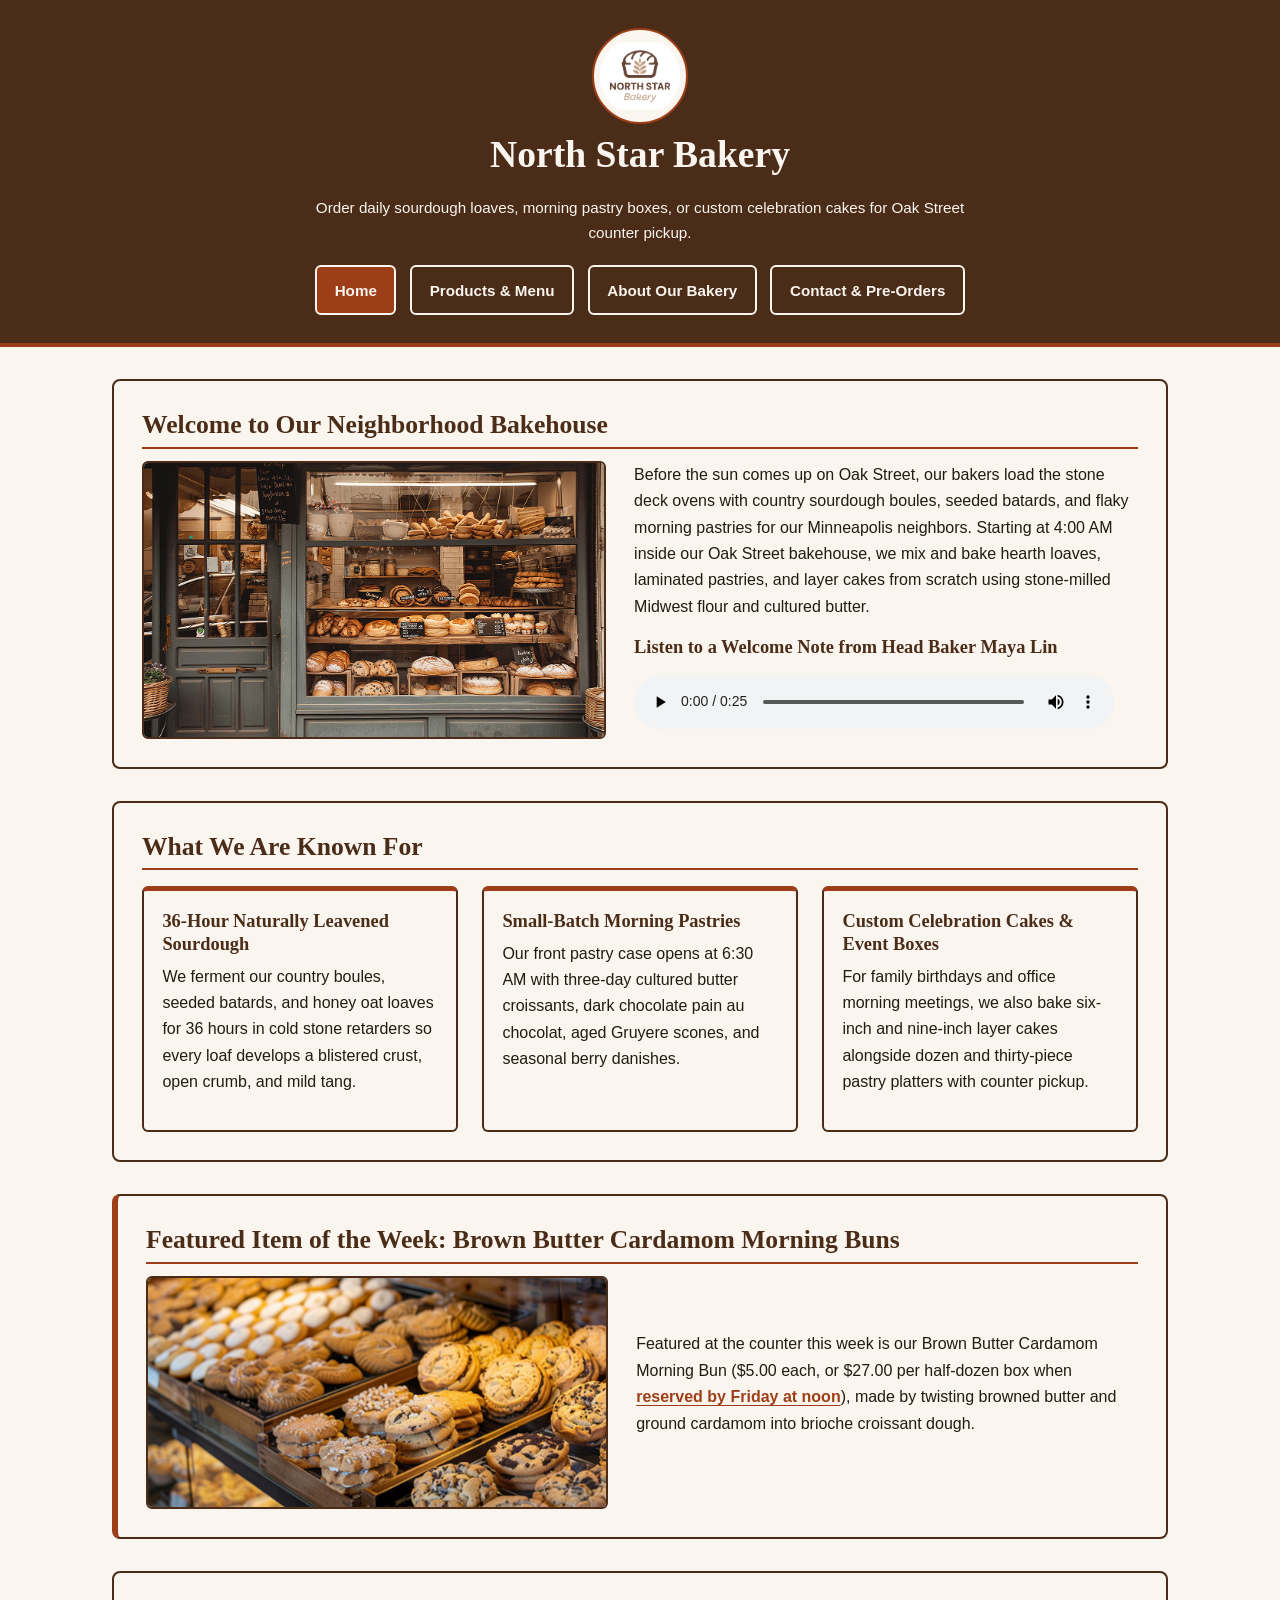
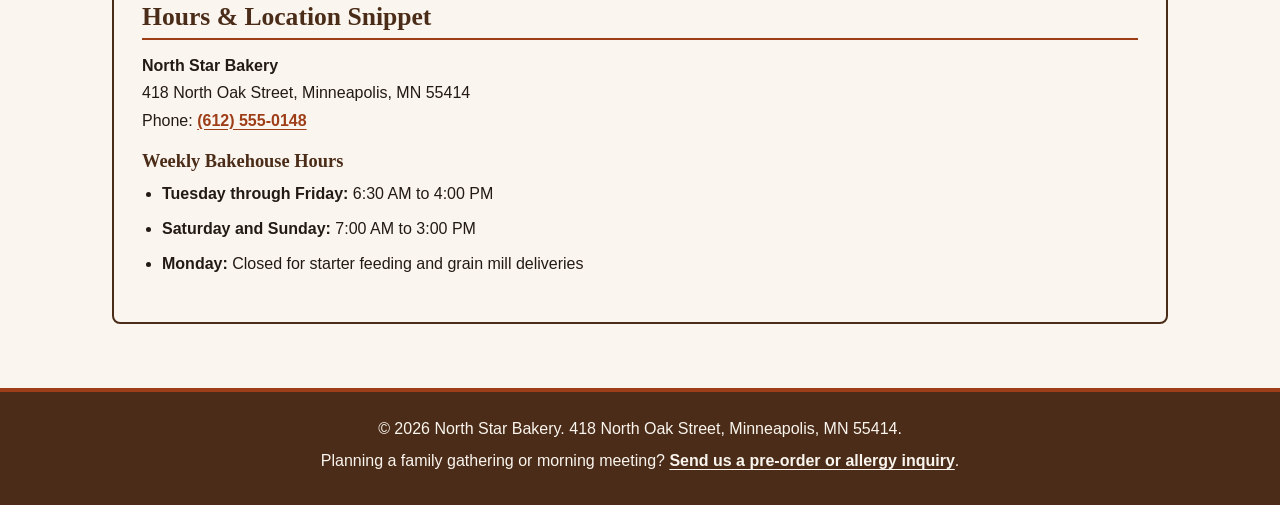
<file: index.html>
<!DOCTYPE html>
<html lang="en">
<head>
  <meta charset="UTF-8">
  <meta name="viewport" content="width=device-width, initial-scale=1.0">
  <title>North Star Bakery | Neighborhood Sourdough &amp; Pastries</title>
  <link rel="stylesheet" href="styles.css">
</head>
<body>
  <header class="site-header">
    <img class="site-logo" src="bakery-logo_c.png" alt="North Star Bakery emblem with a rising star above a golden wheat sheaf" width="120" height="120">
    <h1>North Star Bakery</h1>
    <p class="site-tagline">Order daily sourdough loaves, morning pastry boxes, or custom celebration cakes for Oak Street counter pickup.</p>
    <nav class="site-nav" aria-label="Main navigation">
      <ul class="nav-list">
        <li><a href="index.html" aria-current="page">Home</a></li>
        <li><a href="products.html">Products &amp; Menu</a></li>
        <li><a href="about.html">About Our Bakery</a></li>
        <li><a href="contact.html">Contact &amp; Pre-Orders</a></li>
      </ul>
    </nav>
  </header>

  <main>
    <section class="content-section" aria-labelledby="welcome-heading">
      <h2 id="welcome-heading">Welcome to Our Neighborhood Bakehouse</h2>
      <div class="feature-layout">
        <div class="feature-media">
          <img src="bakery-storefront_c.png" alt="Brick storefront of North Star Bakery on Oak Street with morning sunlight on the awning and bread display window" width="640" height="420">
        </div>
        <div class="feature-text">
          <p>Before the sun comes up on Oak Street, our bakers load the stone deck ovens with country sourdough boules, seeded batards, and flaky morning pastries for our Minneapolis neighbors. Starting at 4:00 AM inside our Oak Street bakehouse, we mix and bake hearth loaves, laminated pastries, and layer cakes from scratch using stone-milled Midwest flour and cultured butter.</p>
          <h3>Listen to a Welcome Note from Head Baker Maya Lin</h3>
          <audio controls>
            <source src="bakery-welcome_c.mp3" type="audio/mpeg">
            Your browser does not support the HTML5 audio player. You can <a href="bakery-welcome_c.mp3">download our audio welcome message (MP3)</a> to hear Head Baker Maya Lin share our morning bake schedule and commuter specials.
          </audio>
        </div>
      </div>
    </section>

    <section class="content-section" aria-labelledby="known-for-heading">
      <h2 id="known-for-heading">What We Are Known For</h2>
      <div class="card-grid">
        <article class="card">
          <h3>36-Hour Naturally Leavened Sourdough</h3>
          <p>We ferment our country boules, seeded batards, and honey oat loaves for 36 hours in cold stone retarders so every loaf develops a blistered crust, open crumb, and mild tang.</p>
        </article>
        <article class="card">
          <h3>Small-Batch Morning Pastries</h3>
          <p>Our front pastry case opens at 6:30 AM with three-day cultured butter croissants, dark chocolate pain au chocolat, aged Gruyere scones, and seasonal berry danishes.</p>
        </article>
        <article class="card">
          <h3>Custom Celebration Cakes &amp; Event Boxes</h3>
          <p>For family birthdays and office morning meetings, we also bake six-inch and nine-inch layer cakes alongside dozen and thirty-piece pastry platters with counter pickup.</p>
        </article>
      </div>
    </section>

    <section class="content-section feature-callout" aria-labelledby="featured-heading">
      <h2 id="featured-heading">Featured Item of the Week: Brown Butter Cardamom Morning Buns</h2>
      <div class="feature-layout">
        <div class="feature-media">
          <picture>
            <source media="(min-width: 768px)" srcset="bakery-feature-large_c.png">
            <img src="bakery-feature-small_c.png" alt="Freshly baked brown butter cardamom morning buns twisted into knots and dusted with cinnamon sugar on a wooden board" width="600" height="400">
          </picture>
        </div>
        <div class="feature-text">
          <p>Featured at the counter this week is our Brown Butter Cardamom Morning Bun ($5.00 each, or $27.00 per half-dozen box when <a href="contact.html">reserved by Friday at noon</a>), made by twisting browned butter and ground cardamom into brioche croissant dough.</p>
        </div>
      </div>
    </section>

    <section class="content-section" aria-labelledby="hours-location-heading">
      <h2 id="hours-location-heading">Hours &amp; Location Snippet</h2>
      <address>
        <strong>North Star Bakery</strong><br>
        418 North Oak Street, Minneapolis, MN 55414<br>
        Phone: <a href="tel:+16125550148">(612) 555-0148</a>
      </address>
      <h3>Weekly Bakehouse Hours</h3>
      <ul class="hours-list">
        <li><strong>Tuesday through Friday:</strong> 6:30 AM to 4:00 PM</li>
        <li><strong>Saturday and Sunday:</strong> 7:00 AM to 3:00 PM</li>
        <li><strong>Monday:</strong> Closed for starter feeding and grain mill deliveries</li>
      </ul>
    </section>
  </main>

  <footer class="site-footer">
    <p>&copy; 2026 North Star Bakery. 418 North Oak Street, Minneapolis, MN 55414.</p>
    <p>Planning a family gathering or morning meeting? <a href="contact.html">Send us a pre-order or allergy inquiry</a>.</p>
  </footer>
</body>
</html>
</file>
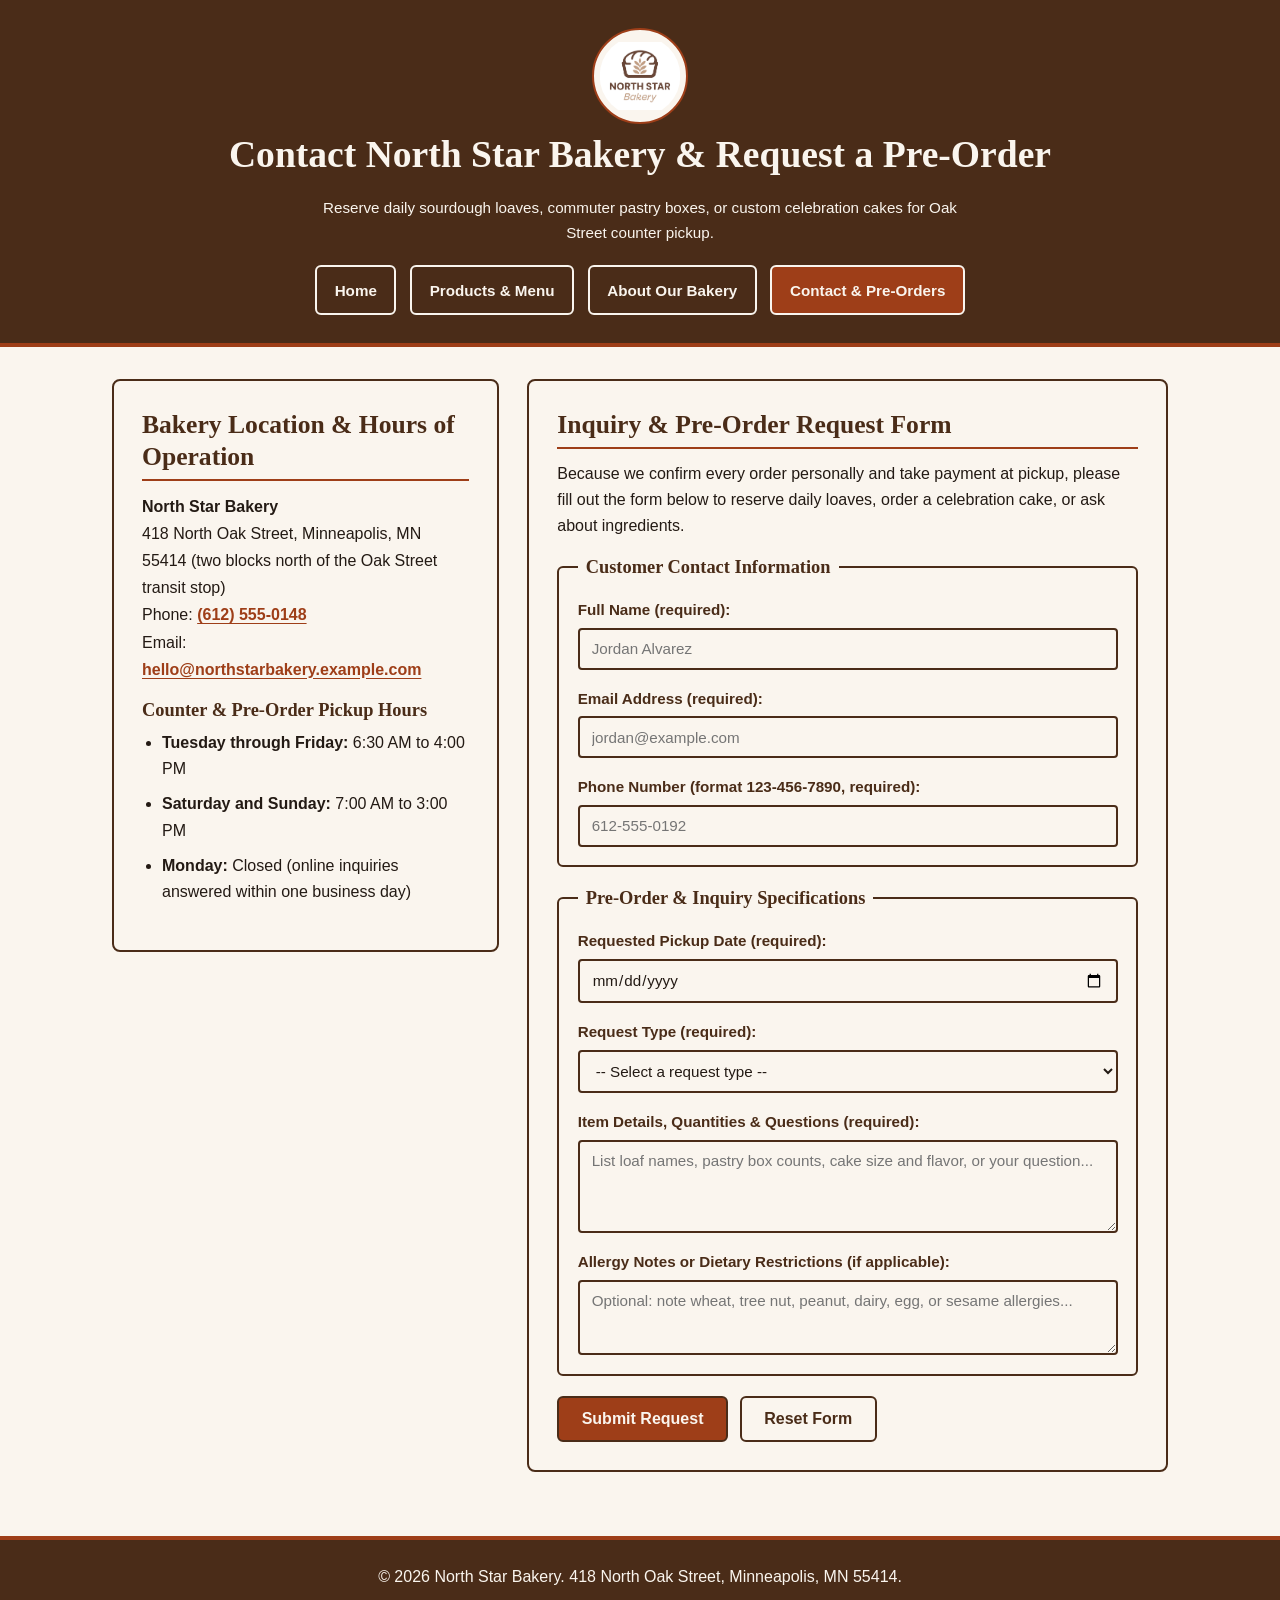
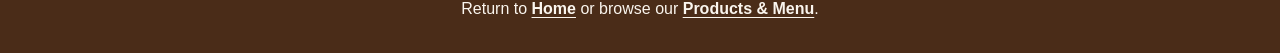
<file: contact.html>
<!DOCTYPE html>
<html lang="en">
<head>
  <meta charset="UTF-8">
  <meta name="viewport" content="width=device-width, initial-scale=1.0">
  <title>Contact &amp; Pre-Orders | North Star Bakery</title>
  <link rel="stylesheet" href="styles.css">
</head>
<body>
  <header class="site-header">
    <img class="site-logo" src="bakery-logo_c.png" alt="North Star Bakery emblem with a rising star above a golden wheat sheaf" width="120" height="120">
    <h1>Contact North Star Bakery &amp; Request a Pre-Order</h1>
    <p class="site-tagline">Reserve daily sourdough loaves, commuter pastry boxes, or custom celebration cakes for Oak Street counter pickup.</p>
    <nav class="site-nav" aria-label="Main navigation">
      <ul class="nav-list">
        <li><a href="index.html">Home</a></li>
        <li><a href="products.html">Products &amp; Menu</a></li>
        <li><a href="about.html">About Our Bakery</a></li>
        <li><a href="contact.html" aria-current="page">Contact &amp; Pre-Orders</a></li>
      </ul>
    </nav>
  </header>

  <main>
    <div class="contact-layout">
      <section class="content-section location-panel" aria-labelledby="location-hours-heading">
        <h2 id="location-hours-heading">Bakery Location &amp; Hours of Operation</h2>
        <address>
          <strong>North Star Bakery</strong><br>
          418 North Oak Street, Minneapolis, MN 55414 (two blocks north of the Oak Street transit stop)<br>
          Phone: <a href="tel:+16125550148">(612) 555-0148</a><br>
          Email: <a href="mailto:hello@northstarbakery.example.com">hello@northstarbakery.example.com</a>
        </address>
        <h3>Counter &amp; Pre-Order Pickup Hours</h3>
        <ul class="hours-list">
          <li><strong>Tuesday through Friday:</strong> 6:30 AM to 4:00 PM</li>
          <li><strong>Saturday and Sunday:</strong> 7:00 AM to 3:00 PM</li>
          <li><strong>Monday:</strong> Closed (online inquiries answered within one business day)</li>
        </ul>
      </section>

      <section class="content-section form-panel" aria-labelledby="preorder-form-heading">
        <h2 id="preorder-form-heading">Inquiry &amp; Pre-Order Request Form</h2>
        <p>Because we confirm every order personally and take payment at pickup, please fill out the form below to reserve daily loaves, order a celebration cake, or ask about ingredients.</p>

        <form action="contact.html" method="get">
          <fieldset>
            <legend>Customer Contact Information</legend>
            <div class="form-group">
              <label for="customer-name">Full Name (required):</label>
              <input type="text" id="customer-name" name="customer_name" required minlength="2" maxlength="80" autocomplete="name" placeholder="Jordan Alvarez">
            </div>
            <div class="form-group">
              <label for="customer-email">Email Address (required):</label>
              <input type="email" id="customer-email" name="customer_email" required autocomplete="email" placeholder="jordan@example.com">
            </div>
            <div class="form-group">
              <label for="customer-phone">Phone Number (format 123-456-7890, required):</label>
              <input type="tel" id="customer-phone" name="customer_phone" required pattern="[0-9]{3}-[0-9]{3}-[0-9]{4}" title="Enter a 10-digit phone number as 123-456-7890" autocomplete="tel" placeholder="612-555-0192">
            </div>
          </fieldset>

          <fieldset>
            <legend>Pre-Order &amp; Inquiry Specifications</legend>
            <div class="form-group">
              <label for="pickup-date">Requested Pickup Date (required):</label>
              <input type="date" id="pickup-date" name="pickup_date" required min="2026-10-12">
            </div>
            <div class="form-group">
              <label for="request-type">Request Type (required):</label>
              <select id="request-type" name="request_type" required>
                <option value="">-- Select a request type --</option>
                <option value="pre-order">Bread or Pastry Pre-Order</option>
                <option value="custom-cake">Custom Celebration Cake Order</option>
                <option value="event-catering">Event or Office Catering Platter</option>
                <option value="general-question">General Bakery Question</option>
              </select>
            </div>
            <div class="form-group">
              <label for="item-details">Item Details, Quantities &amp; Questions (required):</label>
              <textarea id="item-details" name="item_details" rows="4" cols="50" required minlength="5" maxlength="500" placeholder="List loaf names, pastry box counts, cake size and flavor, or your question..."></textarea>
            </div>
            <div class="form-group">
              <label for="allergy-notes">Allergy Notes or Dietary Restrictions (if applicable):</label>
              <textarea id="allergy-notes" name="allergy_notes" rows="3" cols="50" maxlength="300" placeholder="Optional: note wheat, tree nut, peanut, dairy, egg, or sesame allergies..."></textarea>
            </div>
          </fieldset>

          <div class="form-actions">
            <button class="btn-primary" type="submit">Submit Request</button>
            <button class="btn-secondary" type="reset">Reset Form</button>
          </div>
        </form>
      </section>
    </div>
  </main>

  <footer class="site-footer">
    <p>&copy; 2026 North Star Bakery. 418 North Oak Street, Minneapolis, MN 55414.</p>
    <p>Return to <a href="index.html">Home</a> or browse our <a href="products.html">Products &amp; Menu</a>.</p>
  </footer>
</body>
</html>
</file>
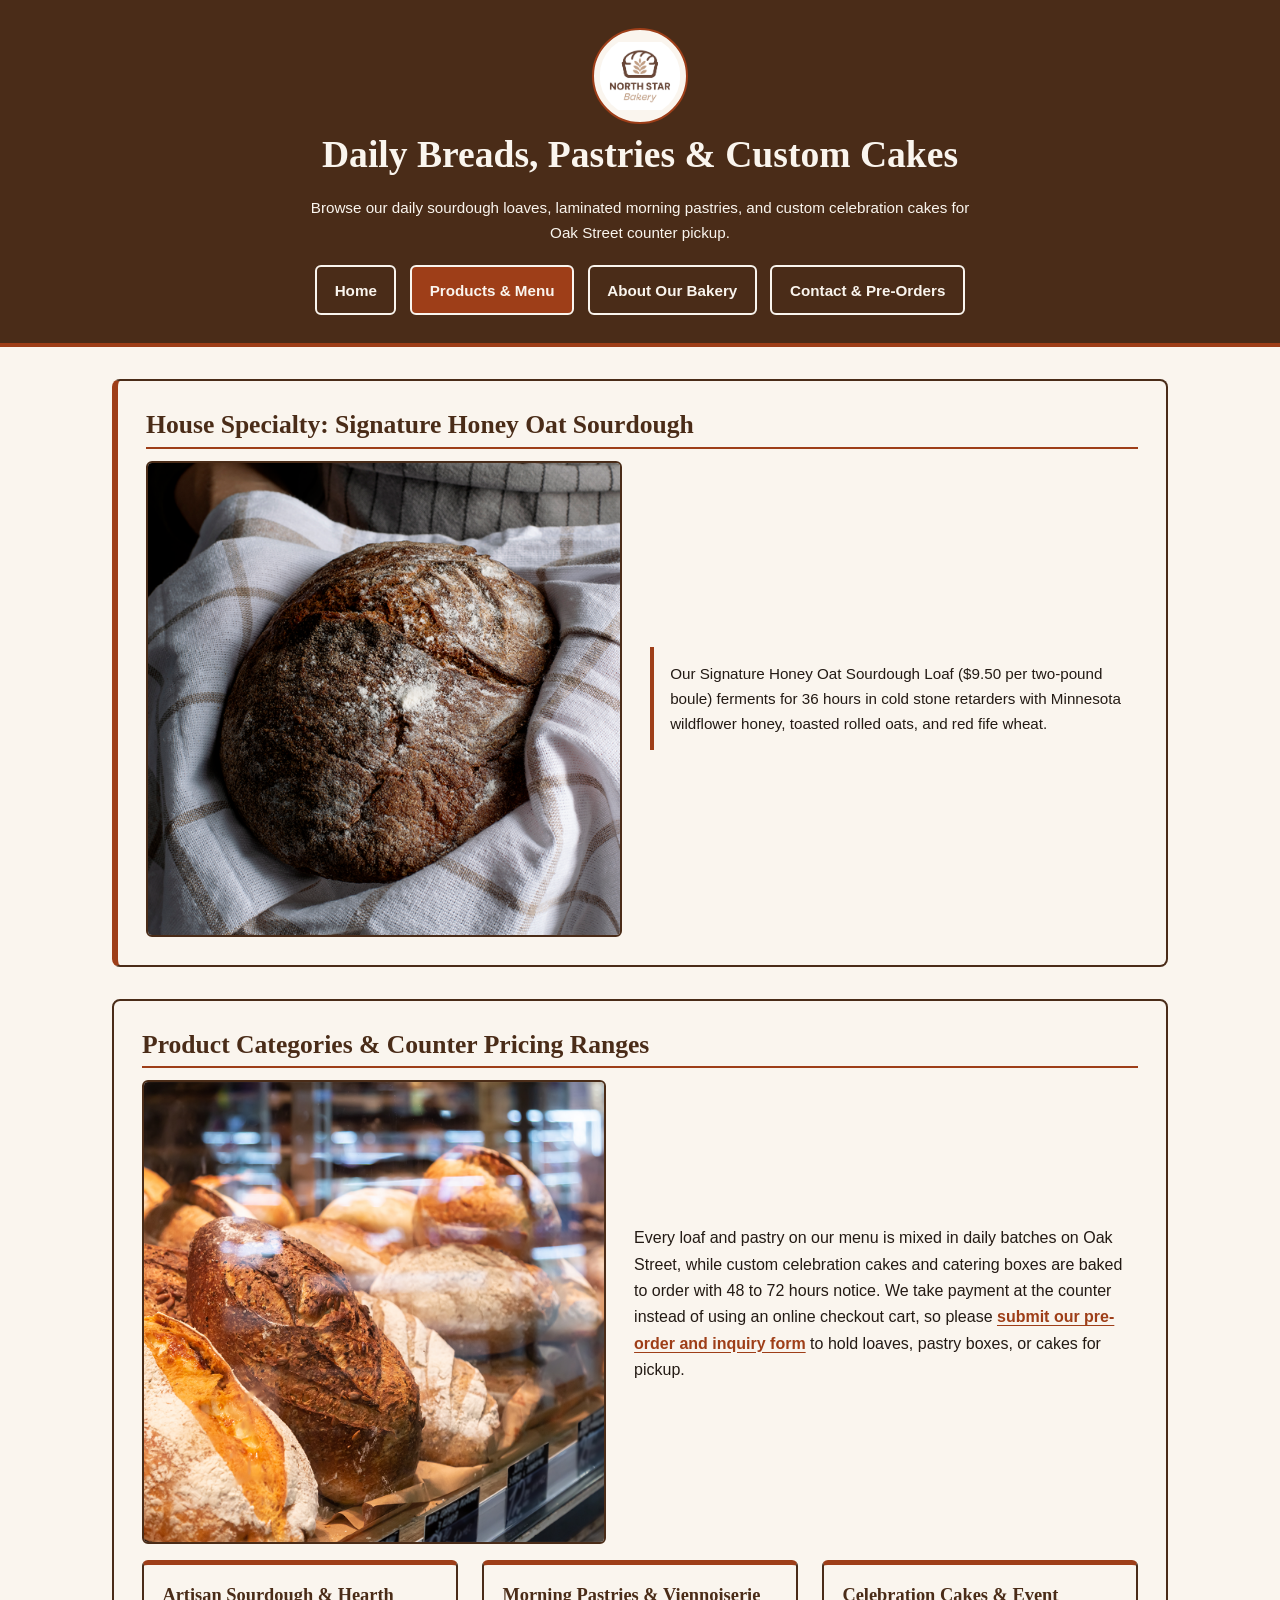
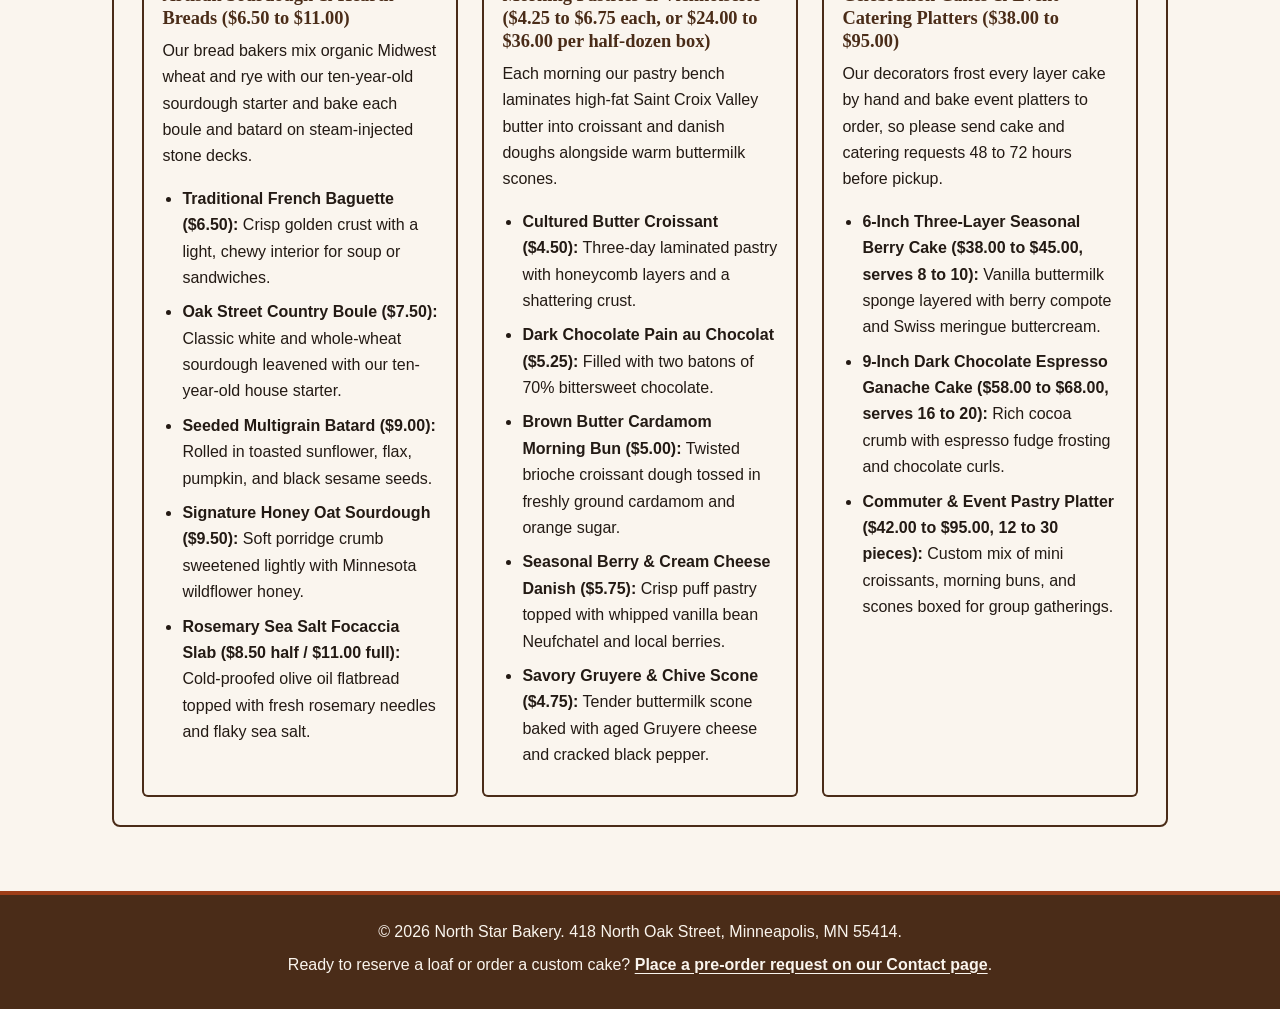
<file: products.html>
<!DOCTYPE html>
<html lang="en">
<head>
  <meta charset="UTF-8">
  <meta name="viewport" content="width=device-width, initial-scale=1.0">
  <title>Products &amp; Menu | North Star Bakery</title>
  <link rel="stylesheet" href="styles.css">
</head>
<body>
  <header class="site-header">
    <img class="site-logo" src="bakery-logo_c.png" alt="North Star Bakery emblem with a rising star above a golden wheat sheaf" width="120" height="120">
    <h1>Daily Breads, Pastries &amp; Custom Cakes</h1>
    <p class="site-tagline">Browse our daily sourdough loaves, laminated morning pastries, and custom celebration cakes for Oak Street counter pickup.</p>
    <nav class="site-nav" aria-label="Main navigation">
      <ul class="nav-list">
        <li><a href="index.html">Home</a></li>
        <li><a href="products.html" aria-current="page">Products &amp; Menu</a></li>
        <li><a href="about.html">About Our Bakery</a></li>
        <li><a href="contact.html">Contact &amp; Pre-Orders</a></li>
      </ul>
    </nav>
  </header>

  <main>
    <section class="content-section feature-callout" aria-labelledby="signature-loaf-heading">
      <h2 id="signature-loaf-heading">House Specialty: Signature Honey Oat Sourdough</h2>
      <figure class="product-figure">
        <img src="bakery-signature-loaf_c.png" alt="Scored round boule of Signature Honey Oat Sourdough with toasted rolled oats on a floured wooden peel" width="600" height="400">
        <figcaption>Our Signature Honey Oat Sourdough Loaf ($9.50 per two-pound boule) ferments for 36 hours in cold stone retarders with Minnesota wildflower honey, toasted rolled oats, and red fife wheat.</figcaption>
      </figure>
    </section>

    <section class="content-section" aria-labelledby="categories-heading">
      <h2 id="categories-heading">Product Categories &amp; Counter Pricing Ranges</h2>
      <div class="feature-layout">
        <div class="feature-media">
          <img src="bakery-bread_c.png" alt="Cooling rack stacked with crusty artisan country loaves, seeded baguettes, and braided challah at North Star Bakery" width="640" height="420">
        </div>
        <div class="feature-text">
          <p>Every loaf and pastry on our menu is mixed in daily batches on Oak Street, while custom celebration cakes and catering boxes are baked to order with 48 to 72 hours notice. We take payment at the counter instead of using an online checkout cart, so please <a href="contact.html">submit our pre-order and inquiry form</a> to hold loaves, pastry boxes, or cakes for pickup.</p>
        </div>
      </div>

      <div class="card-grid">
        <article class="card">
          <h3>Artisan Sourdough &amp; Hearth Breads ($6.50 to $11.00)</h3>
          <p>Our bread bakers mix organic Midwest wheat and rye with our ten-year-old sourdough starter and bake each boule and batard on steam-injected stone decks.</p>
          <ul>
            <li><strong>Traditional French Baguette ($6.50):</strong> Crisp golden crust with a light, chewy interior for soup or sandwiches.</li>
            <li><strong>Oak Street Country Boule ($7.50):</strong> Classic white and whole-wheat sourdough leavened with our ten-year-old house starter.</li>
            <li><strong>Seeded Multigrain Batard ($9.00):</strong> Rolled in toasted sunflower, flax, pumpkin, and black sesame seeds.</li>
            <li><strong>Signature Honey Oat Sourdough ($9.50):</strong> Soft porridge crumb sweetened lightly with Minnesota wildflower honey.</li>
            <li><strong>Rosemary Sea Salt Focaccia Slab ($8.50 half / $11.00 full):</strong> Cold-proofed olive oil flatbread topped with fresh rosemary needles and flaky sea salt.</li>
          </ul>
        </article>

        <article class="card">
          <h3>Morning Pastries &amp; Viennoiserie ($4.25 to $6.75 each, or $24.00 to $36.00 per half-dozen box)</h3>
          <p>Each morning our pastry bench laminates high-fat Saint Croix Valley butter into croissant and danish doughs alongside warm buttermilk scones.</p>
          <ul>
            <li><strong>Cultured Butter Croissant ($4.50):</strong> Three-day laminated pastry with honeycomb layers and a shattering crust.</li>
            <li><strong>Dark Chocolate Pain au Chocolat ($5.25):</strong> Filled with two batons of 70% bittersweet chocolate.</li>
            <li><strong>Brown Butter Cardamom Morning Bun ($5.00):</strong> Twisted brioche croissant dough tossed in freshly ground cardamom and orange sugar.</li>
            <li><strong>Seasonal Berry &amp; Cream Cheese Danish ($5.75):</strong> Crisp puff pastry topped with whipped vanilla bean Neufchatel and local berries.</li>
            <li><strong>Savory Gruyere &amp; Chive Scone ($4.75):</strong> Tender buttermilk scone baked with aged Gruyere cheese and cracked black pepper.</li>
          </ul>
        </article>

        <article class="card">
          <h3>Celebration Cakes &amp; Event Catering Platters ($38.00 to $95.00)</h3>
          <p>Our decorators frost every layer cake by hand and bake event platters to order, so please send cake and catering requests 48 to 72 hours before pickup.</p>
          <ul>
            <li><strong>6-Inch Three-Layer Seasonal Berry Cake ($38.00 to $45.00, serves 8 to 10):</strong> Vanilla buttermilk sponge layered with berry compote and Swiss meringue buttercream.</li>
            <li><strong>9-Inch Dark Chocolate Espresso Ganache Cake ($58.00 to $68.00, serves 16 to 20):</strong> Rich cocoa crumb with espresso fudge frosting and chocolate curls.</li>
            <li><strong>Commuter &amp; Event Pastry Platter ($42.00 to $95.00, 12 to 30 pieces):</strong> Custom mix of mini croissants, morning buns, and scones boxed for group gatherings.</li>
          </ul>
        </article>
      </div>
    </section>
  </main>

  <footer class="site-footer">
    <p>&copy; 2026 North Star Bakery. 418 North Oak Street, Minneapolis, MN 55414.</p>
    <p>Ready to reserve a loaf or order a custom cake? <a href="contact.html">Place a pre-order request on our Contact page</a>.</p>
  </footer>
</body>
</html>
</file>
<file: styles.css>
/* Color palette and font variables */
:root {
  --color-cream: #FAF5EE;
  --color-espresso: #4A2C18;
  --color-cinnamon: #9E3E18;
  --color-charcoal: #231A14;
  --font-heading: Georgia, "Times New Roman", serif;
  --font-body: Verdana, Tahoma, sans-serif;
}

/* Base styles */
*,
*::before,
*::after {
  box-sizing: border-box;
}

body {
  margin: 0;
  padding: 0;
  background-color: var(--color-cream);
  color: var(--color-charcoal);
  font-family: var(--font-body);
  font-size: 1rem;
  line-height: 1.65;
}

/* Responsive Media */
img,
picture,
video {
  max-width: 100%;
  height: auto;
  display: block;
  border-radius: 6px;
}

audio {
  width: 100%;
  max-width: 480px;
  margin-top: 0.5rem;
}

/* Typography & Visual Hierarchy */
h1,
h2,
h3,
legend {
  font-family: var(--font-heading);
  line-height: 1.25;
  margin-top: 0;
}

h1 {
  font-size: 1.85rem;
  font-weight: 700;
  color: var(--color-cream);
  margin-bottom: 0.5rem;
}

h2 {
  font-size: 1.45rem;
  font-weight: 700;
  color: var(--color-espresso);
  margin-bottom: 0.75rem;
  padding-bottom: 0.35rem;
  border-bottom: 2px solid var(--color-cinnamon);
}

h3 {
  font-size: 1.15rem;
  font-weight: 700;
  color: var(--color-espresso);
  margin-bottom: 0.5rem;
}

p,
ul,
address {
  margin-top: 0;
  margin-bottom: 1rem;
}

address {
  font-style: normal;
  line-height: 1.7;
}

a {
  color: var(--color-cinnamon);
  font-weight: 600;
  text-decoration: underline;
  text-underline-offset: 3px;
}

a:hover,
a:focus-visible {
  color: var(--color-espresso);
  outline: 2px solid var(--color-cinnamon);
  outline-offset: 2px;
}

/* Header & Mobile-First Flexbox Navigation */
.site-header {
  background-color: var(--color-espresso);
  color: var(--color-cream);
  padding: 1.5rem 1.25rem;
  display: flex;
  flex-direction: column;
  align-items: center;
  text-align: center;
  gap: 0.5rem;
  border-bottom: 4px solid var(--color-cinnamon);
}

.site-logo {
  width: 96px;
  height: 96px;
  object-fit: contain;
  background-color: var(--color-cream);
  padding: 0.35rem;
  border-radius: 50%;
  border: 2px solid var(--color-cinnamon);
}

.site-tagline {
  max-width: 42rem;
  margin-bottom: 0.75rem;
  font-size: 0.95rem;
  color: var(--color-cream);
}

.site-nav {
  width: 100%;
}

.nav-list {
  list-style: none;
  margin: 0;
  padding: 0;
  display: flex;
  flex-direction: column;
  gap: 0.5rem;
  width: 100%;
}

.nav-list a {
  display: block;
  padding: 0.65rem 1.1rem;
  color: var(--color-cream);
  background-color: var(--color-espresso);
  border: 2px solid var(--color-cream);
  border-radius: 6px;
  text-decoration: none;
  font-weight: 700;
  font-size: 0.95rem;
  text-align: center;
}

.nav-list a:hover,
.nav-list a:focus-visible,
.nav-list a[aria-current="page"] {
  background-color: var(--color-cinnamon);
  color: var(--color-cream);
  border-color: var(--color-cream);
}

/* Main Content Container & Sections */
main {
  max-width: 1120px;
  margin: 0 auto;
  padding: 1.5rem 1.25rem;
  display: flex;
  flex-direction: column;
  gap: 1.75rem;
}

.content-section {
  background-color: var(--color-cream);
  border: 2px solid var(--color-espresso);
  border-radius: 8px;
  padding: 1.25rem;
}

.feature-callout {
  border-left: 6px solid var(--color-cinnamon);
}

/* Mobile-First Flexbox Layouts for Sections & Cards */
.feature-layout {
  display: flex;
  flex-direction: column;
  gap: 1.25rem;
}

.feature-media {
  flex: 1 1 auto;
}

.feature-media img,
.feature-media video {
  border: 2px solid var(--color-espresso);
}

.feature-text {
  flex: 1 1 auto;
}

.card-grid {
  display: flex;
  flex-direction: column;
  gap: 1.15rem;
  margin-top: 1rem;
}

.card {
  background-color: var(--color-cream);
  border: 2px solid var(--color-espresso);
  border-top: 5px solid var(--color-cinnamon);
  border-radius: 6px;
  padding: 1.15rem;
  display: flex;
  flex-direction: column;
  justify-content: flex-start;
}

.card ul {
  padding-left: 1.25rem;
  margin-bottom: 0;
}

.card li {
  margin-bottom: 0.5rem;
}

/* Figure & Figcaption Styling */
.product-figure {
  margin: 0;
  display: flex;
  flex-direction: column;
  gap: 1rem;
}

.product-figure img {
  border: 2px solid var(--color-espresso);
}

.product-figure figcaption {
  font-size: 0.95rem;
  padding: 0.85rem 1rem;
  border-left: 4px solid var(--color-cinnamon);
  color: var(--color-charcoal);
}

/* Contact Page Layout & Form Controls */
.contact-layout {
  display: flex;
  flex-direction: column;
  gap: 1.5rem;
}

.hours-list,
.sourcing-list {
  padding-left: 1.25rem;
}

.hours-list li,
.sourcing-list li {
  margin-bottom: 0.55rem;
}

form {
  display: flex;
  flex-direction: column;
  gap: 1.25rem;
}

fieldset {
  border: 2px solid var(--color-espresso);
  border-radius: 6px;
  padding: 1.15rem;
  margin: 0;
}

legend {
  font-size: 1.15rem;
  font-weight: 700;
  color: var(--color-espresso);
  padding: 0 0.5rem;
}

.form-group {
  display: flex;
  flex-direction: column;
  gap: 0.35rem;
  margin-bottom: 1rem;
}

.form-group:last-child {
  margin-bottom: 0;
}

label {
  font-weight: 700;
  color: var(--color-espresso);
  font-size: 0.95rem;
}

input,
select,
textarea {
  width: 100%;
  padding: 0.65rem 0.75rem;
  font-family: var(--font-body);
  font-size: 0.95rem;
  color: var(--color-charcoal);
  background-color: var(--color-cream);
  border: 2px solid var(--color-espresso);
  border-radius: 4px;
}

input:focus,
select:focus,
textarea:focus {
  outline: 3px solid var(--color-cinnamon);
  outline-offset: 1px;
  border-color: var(--color-cinnamon);
}

.form-actions {
  display: flex;
  flex-direction: column;
  gap: 0.75rem;
  margin: 0;
}

button {
  font-family: var(--font-body);
  font-size: 1rem;
  font-weight: 700;
  padding: 0.75rem 1.4rem;
  border-radius: 6px;
  cursor: pointer;
}

.btn-primary {
  background-color: var(--color-cinnamon);
  color: var(--color-cream);
  border: 2px solid var(--color-espresso);
}

.btn-primary:hover,
.btn-primary:focus-visible {
  background-color: var(--color-espresso);
  color: var(--color-cream);
}

.btn-secondary {
  background-color: var(--color-cream);
  color: var(--color-espresso);
  border: 2px solid var(--color-espresso);
}

.btn-secondary:hover,
.btn-secondary:focus-visible {
  background-color: var(--color-espresso);
  color: var(--color-cream);
}

/* Footer */
.site-footer {
  background-color: var(--color-espresso);
  color: var(--color-cream);
  text-align: center;
  padding: 1.5rem 1.25rem;
  margin-top: 2rem;
  border-top: 4px solid var(--color-cinnamon);
}

.site-footer p {
  margin-bottom: 0.4rem;
}

.site-footer a {
  color: var(--color-cream);
  text-decoration: underline;
}

.site-footer a:hover,
.site-footer a:focus-visible {
  color: var(--color-cream);
  background-color: var(--color-cinnamon);
  padding: 0.15rem 0.35rem;
  border-radius: 4px;
}

/* Tablet and desktop layout */
@media (min-width: 768px) {
  .site-header {
    padding: 1.75rem 2rem;
  }

  h1 {
    font-size: 2.15rem;
  }

  h2 {
    font-size: 1.6rem;
  }

  .nav-list {
    flex-direction: row;
    justify-content: center;
    flex-wrap: wrap;
    gap: 0.85rem;
    width: auto;
  }

  main {
    padding: 2rem;
    gap: 2rem;
  }

  .content-section {
    padding: 1.75rem;
  }

  .feature-layout,
  .product-figure {
    flex-direction: row;
    align-items: center;
    gap: 1.75rem;
  }

  .feature-media,
  .product-figure img {
    flex: 1 1 46%;
    max-width: 48%;
  }

  .feature-text,
  .product-figure figcaption {
    flex: 1 1 50%;
  }

  .card-grid {
    flex-direction: row;
    flex-wrap: wrap;
    align-items: stretch;
    gap: 1.25rem;
  }

  .card {
    flex: 1 1 calc(33.333% - 1.25rem);
  }

  .contact-layout {
    flex-direction: row;
    align-items: flex-start;
    gap: 1.75rem;
  }

  .location-panel {
    flex: 1 1 36%;
  }

  .form-panel {
    flex: 1 1 60%;
  }

  .form-actions {
    flex-direction: row;
    align-items: center;
  }
}

@media (min-width: 1024px) {
  h1 {
    font-size: 2.35rem;
  }

  .card-grid {
    gap: 1.5rem;
  }

  .card {
    flex: 1 1 calc(33.333% - 1.5rem);
  }
}
</file>
